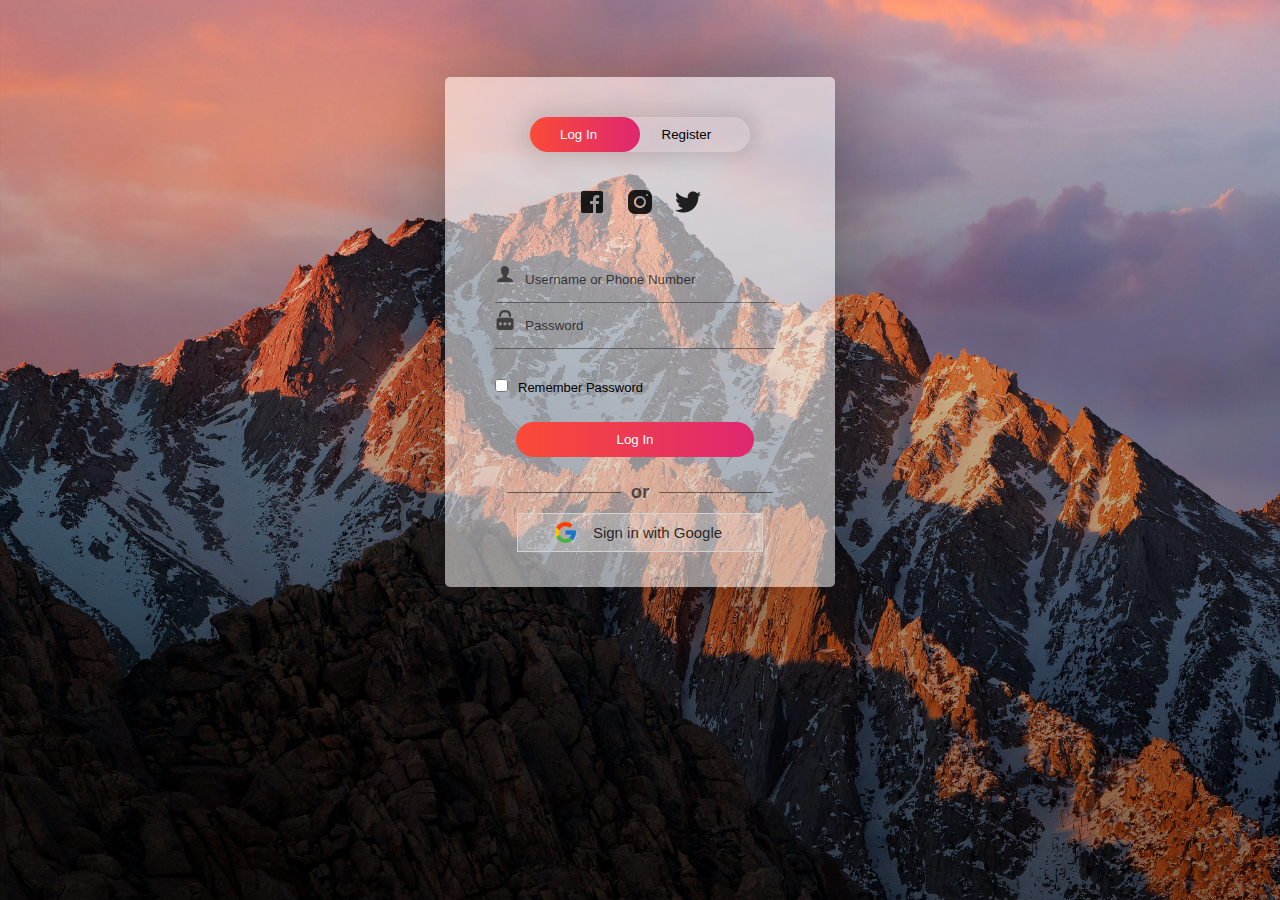
<file: EduCentre[Project]/login.html>
<!DOCTYPE html>
<html>
<head>
	<link rel="shortcut icon" type="png" href="images/icon/favicon.png">
	<title>Login SignUp</title>
	<link rel="stylesheet" type="text/css" href="loginStyle.css">
	<script src="https://ajax.googleapis.com/ajax/libs/jquery/3.4.1/jquery.min.js"></script>

  <!-- It will redirect to the Home Page after submitting the form -->
  <script>
  $(document).ready(function(){
    $("form").submit(function(){
      alert("Great Job !");
    });
  });
  </script>
</head>
<body>
		<div class="form-box">
			<div class="button-box">
				<div id="btn"></div>
				<button type="button" class="toggle-btn" id="log" onclick="login()" style="color: #fff;">Log In</button>
				<button type="button" class="toggle-btn" id="reg" onclick="register()">Register</button>
			</div>
			<div class="social-icons">
				<img src="images/icon/fb2.png">
				<img src="images/icon/insta2.png">
				<img src="images/icon/tt2.png">
			</div>
			
			<!-- Login Form -->
			<form id="login" class="input-group" action="index.html">
				<div class="inp">
					<img src="images/icon/user.png"><input type="text" id="email" class="input-field" placeholder="Username or Phone Number" style="width: 88%; border:none;" required="required">
				</div>
				<div class="inp">
					<img src="images/icon/password.png"><input type="password" id="password" class="input-field" placeholder="Password" style="width: 88%; border: none;" required="required">
				</div>
				<input type="checkbox" class="check-box">Remember Password
				<button type="submit" class="submit-btn">Log In</button>
			</form>


			<div class="other" id="other">
				<div class="instead">
					<h3>or</h3>
				</div>
				<button class="connect" onclick="google()">
					<img src="images/icon/google.png"><span>Sign in with Google</span>
				</button>
			</div>
			
			<!-- Registration Form -->
			<form id="register" class="input-group">
				<input type="text" class="input-field" placeholder="Full Name" required="required">
				<input type="email" class="input-field" placeholder="Email Address" required="required">
				<input type="password" class="input-field" placeholder="Create Password" name="psame" required="required">
				<input type="password" class="input-field" placeholder="Confirm Password" name="psame" required="required">
				<input type="checkbox" class="check-box" id="chkAgree" onclick="goFurther()">I agree to the Terms & Conditions
				<button type="submit" id="btnSubmit" class="submit-btn reg-btn">Register</button>
			</form>
		</div>
		<script type="text/javascript" src="script.js"></script>
</body>
</html>
</file>
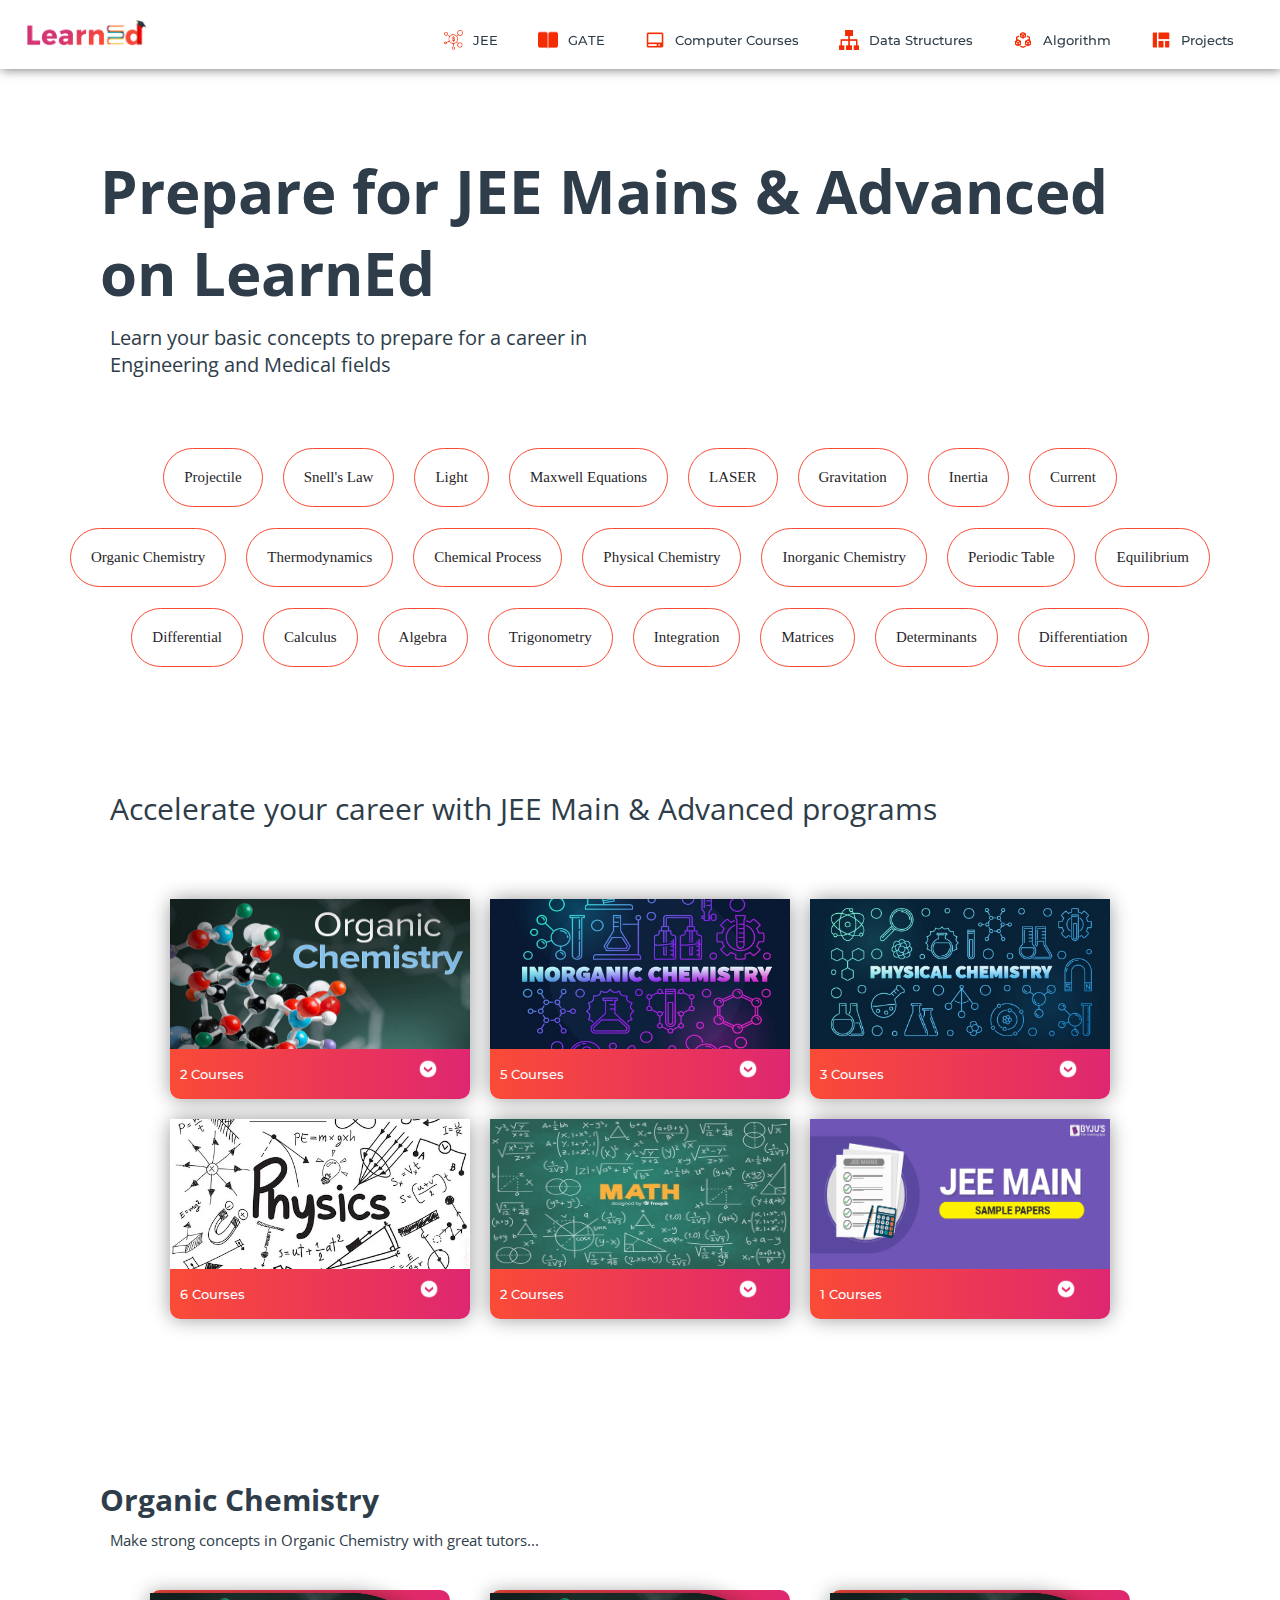
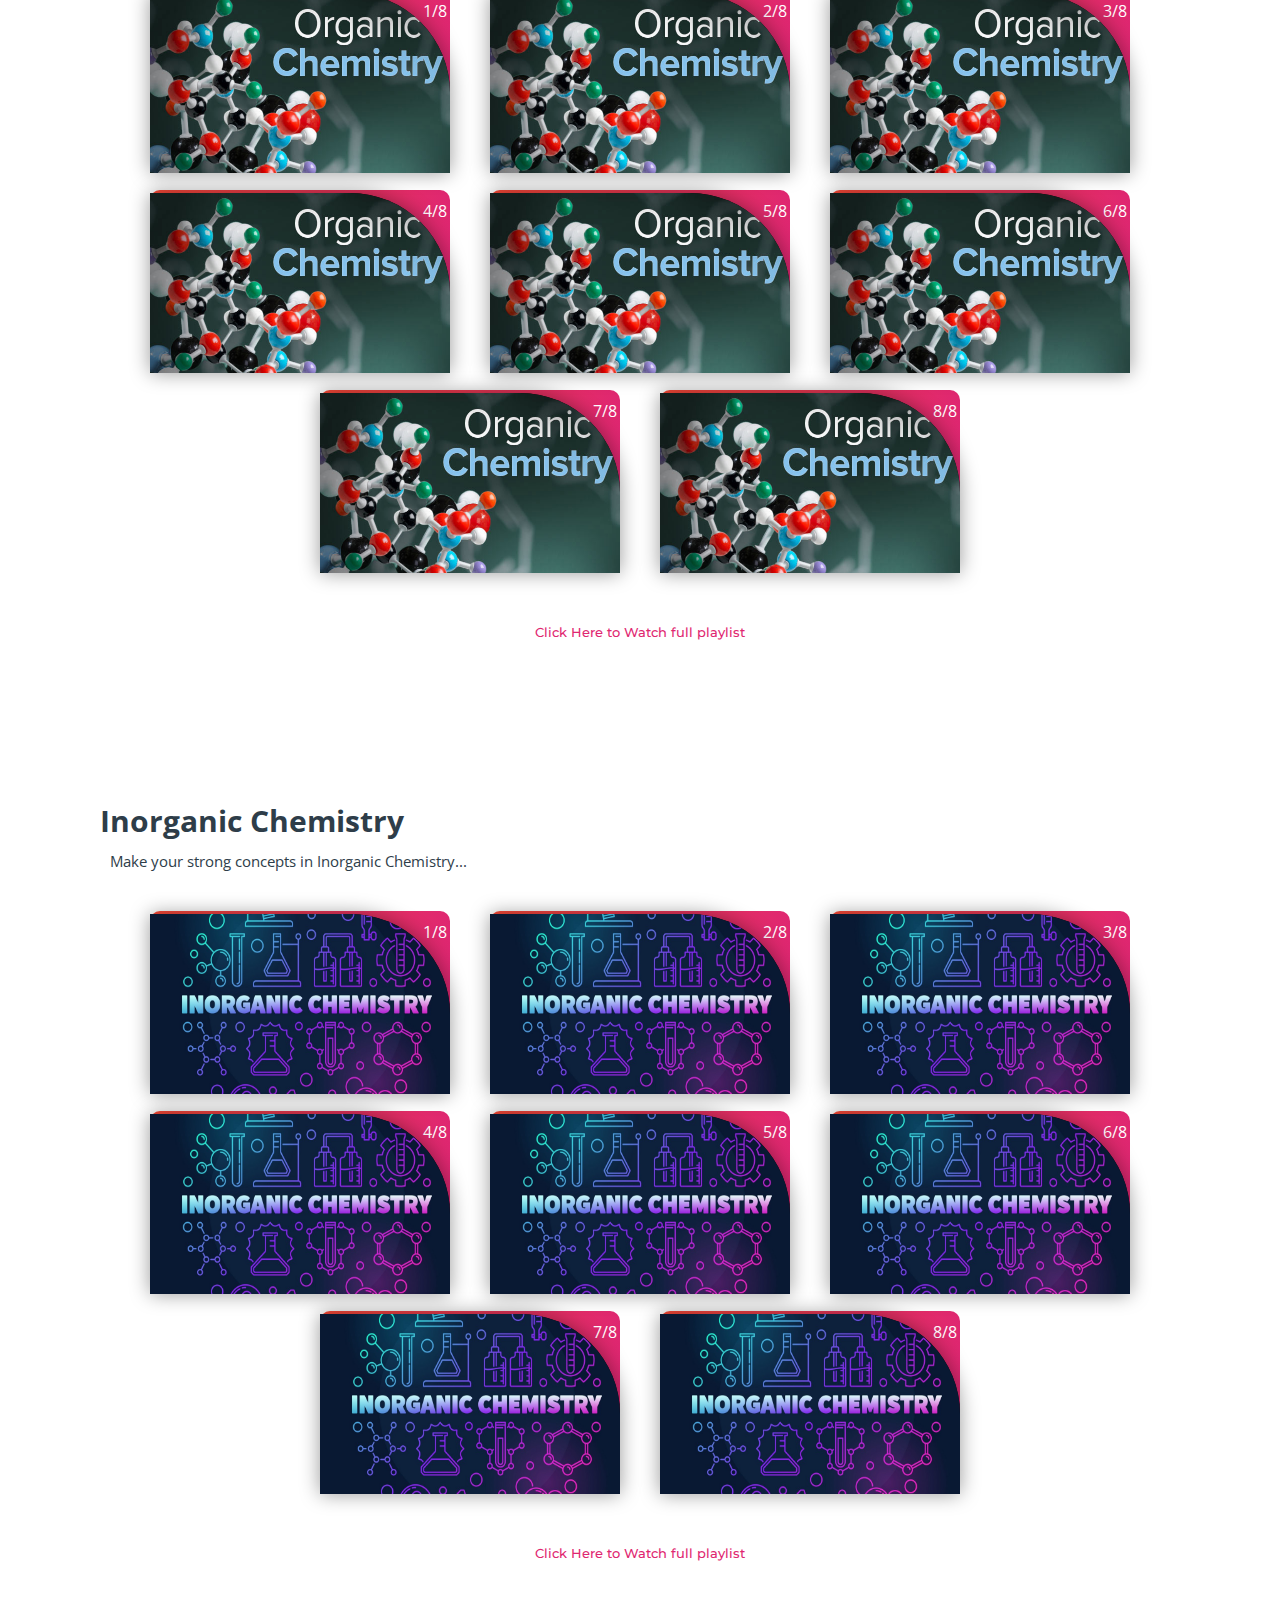
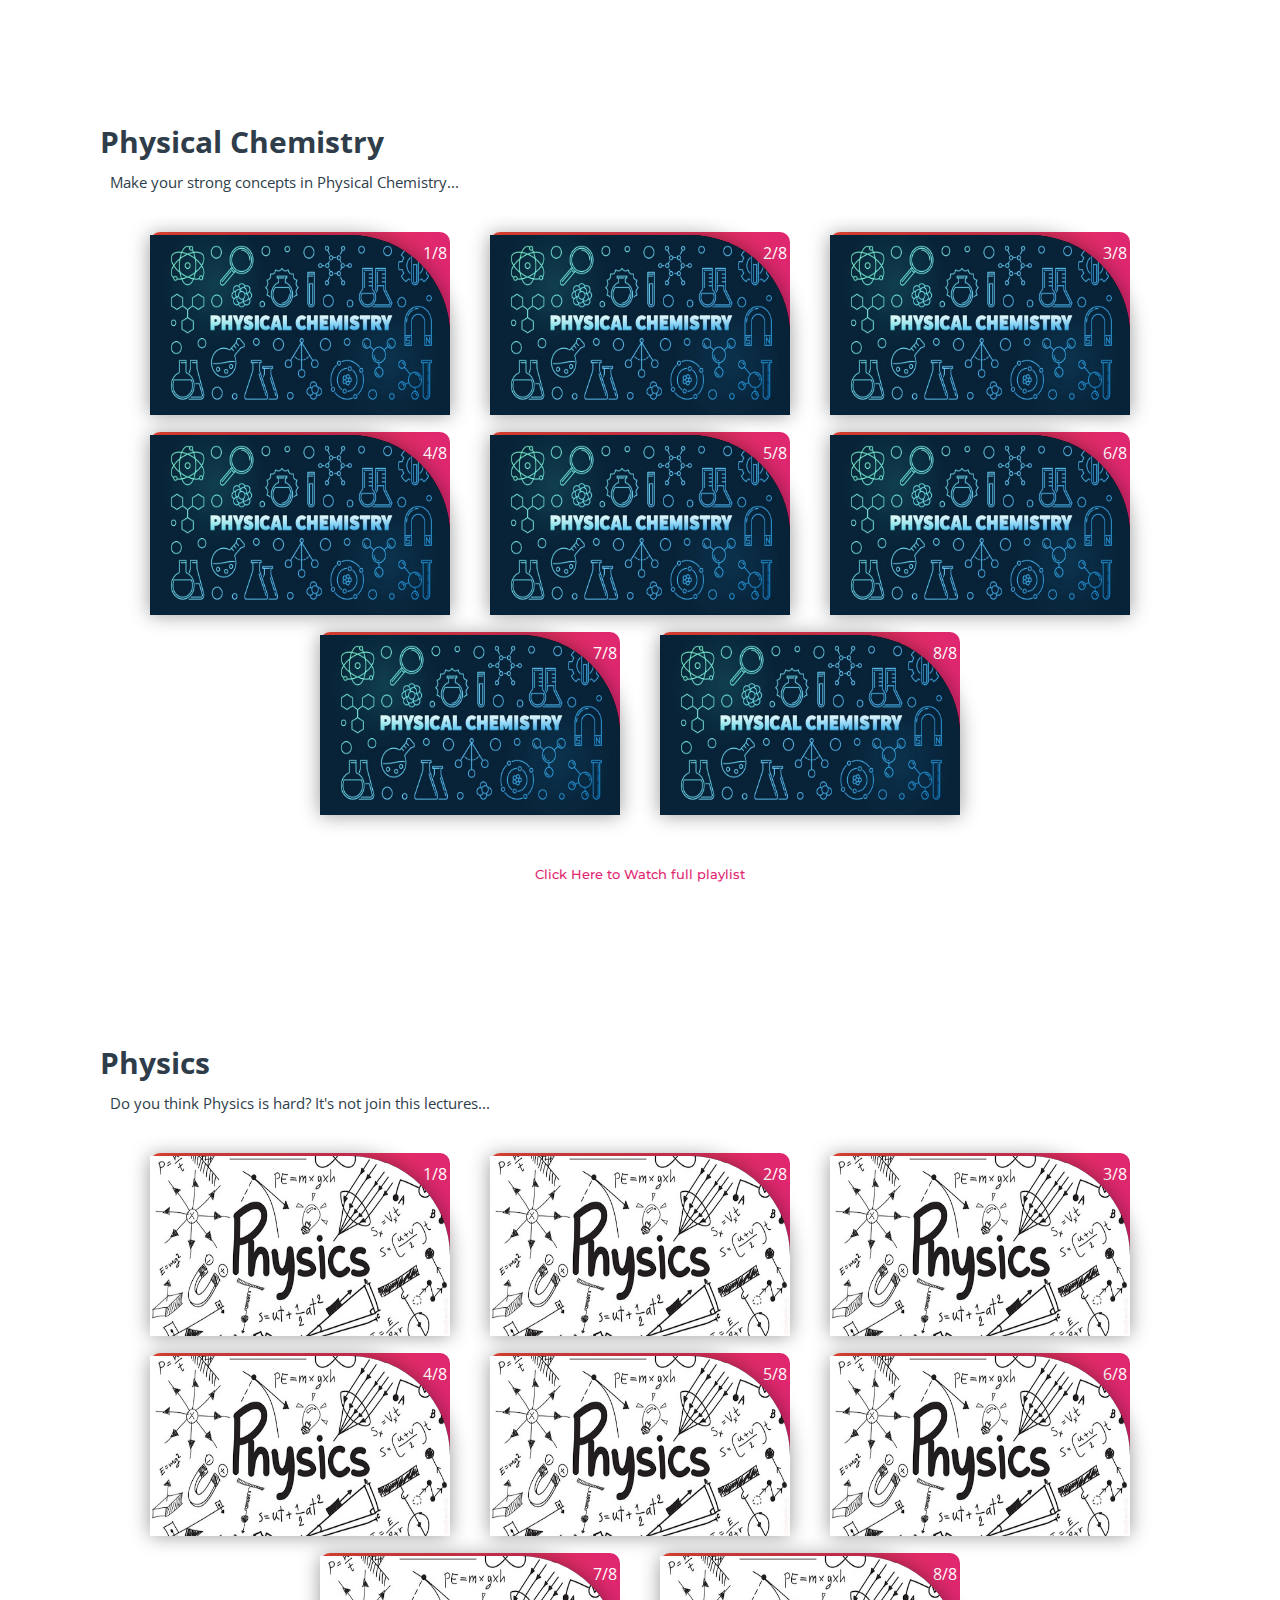
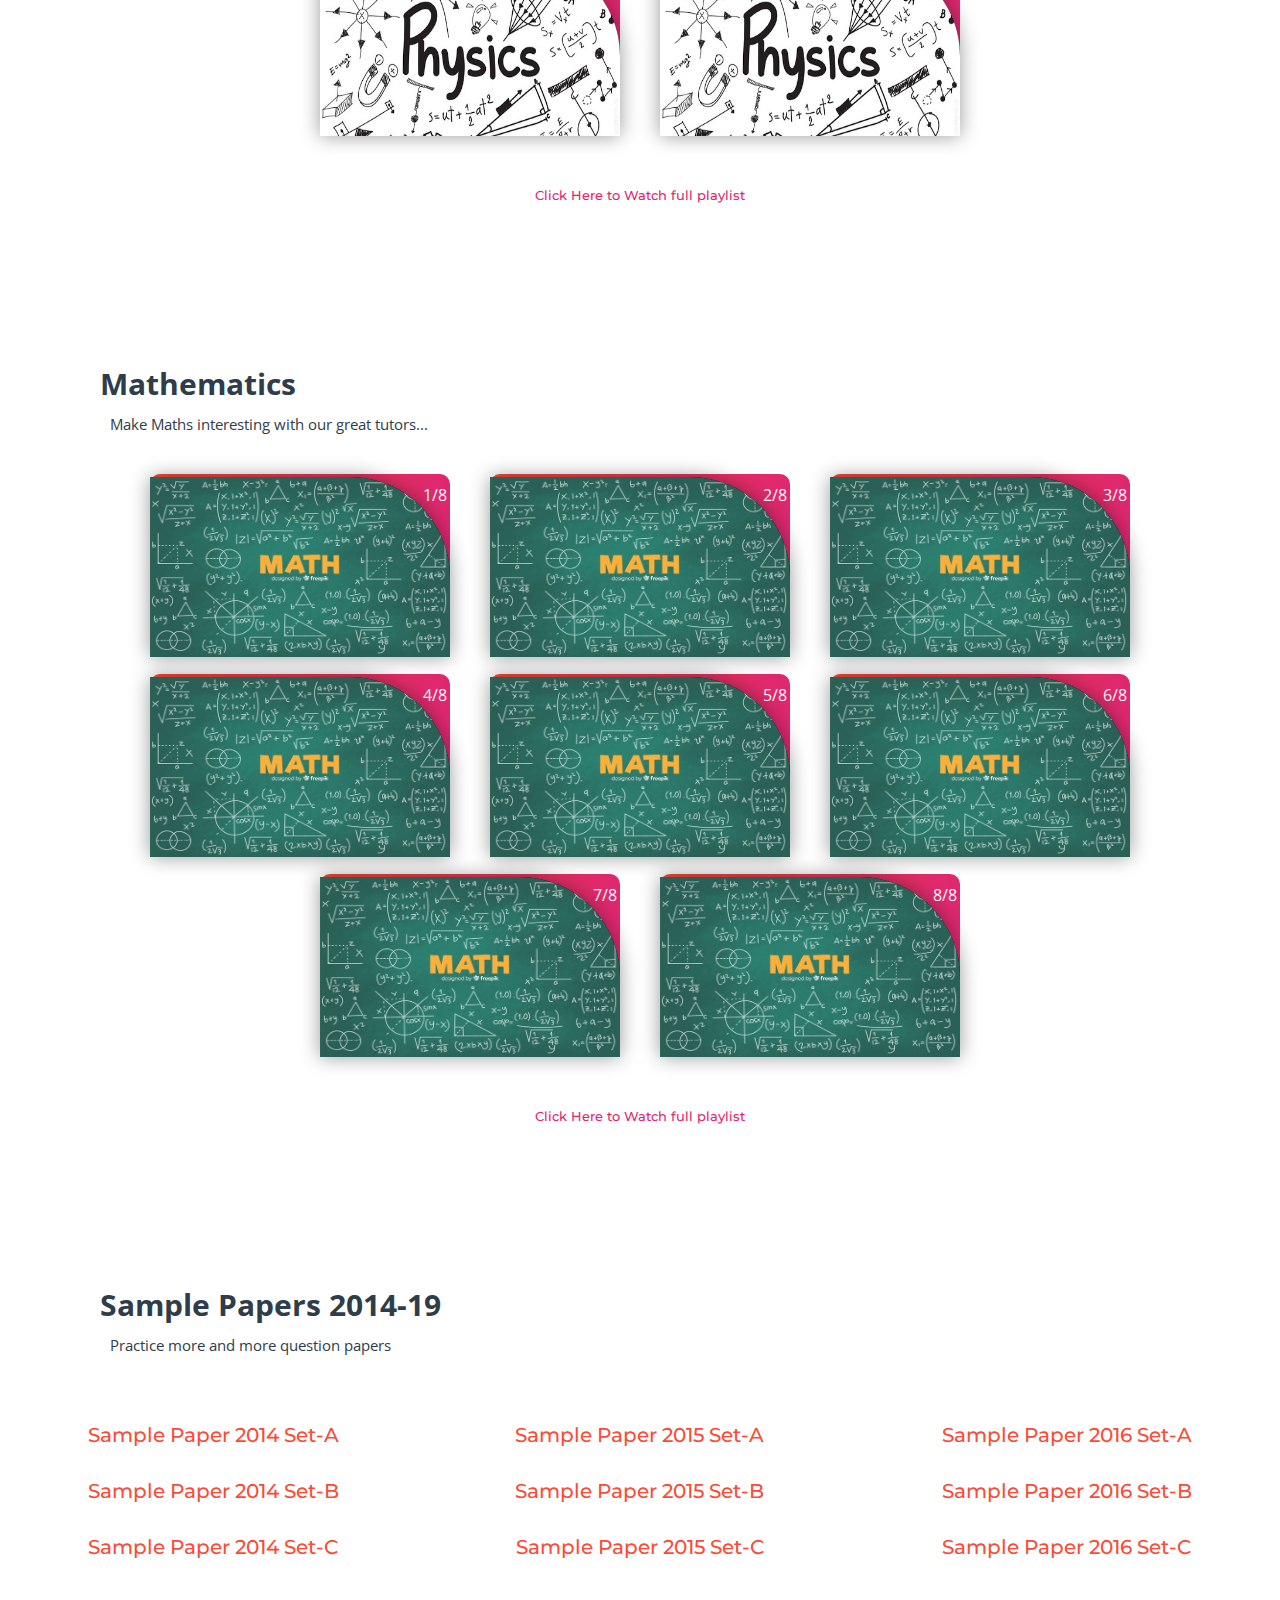
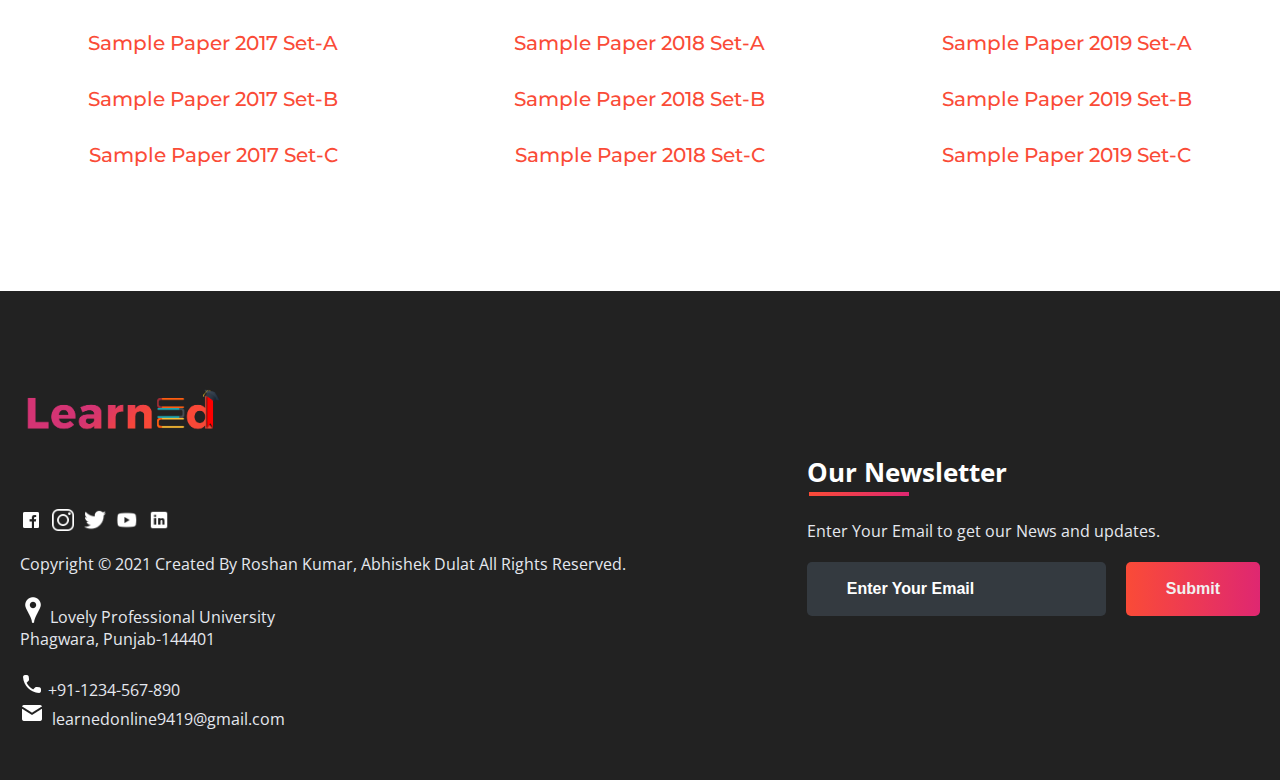
<file: EduCentre[Project]/subjects/jee.html>
<!DOCTYPE html>
<html>
<head>
	<link rel="shortcut icon" type="png" href="../images/icon/favicon.png">
	<title>Prepare for JEE Mains & Advanced</title>
	<link rel="stylesheet" type="text/css" href="subjects.css">
	<script type="text/javascript" src="../script.js"></script>
</head>
<body>

	<!-- NAVIGATION -->
	<header>
		<div class="nav" id="nav">
			<div id="learned-logo">
			<a href="../index.html"><img src="../images/icon/logo.png" style="width: 120px;"></a></div>
			<div class="switch-tab" id="switch-tab" onclick="switchTAB()"><img src="../images/icon/menu.png"></div>
			<ul id="list-switch">
				<li><a href="#"><img src="../images/courses/d1.png" class="icon">JEE</a></li>
				<li><a href="gate.html"><img src="../images/courses/paper.png" class="icon">GATE</a></li>
				<li><a href="computer_courses.html"><img src="../images/courses/computer.png" class="icon">Computer Courses</a></li>
				<li><a href="computer_courses.html#data"><img src="../images/courses/data.png" class="icon">Data Structures</a></li>
				<li><a href="computer_courses.html#algo"><img src="../images/courses/algo.png" class="icon">Algorithm</a></li>
				<li><a href="computer_courses.html#projects"><img src="../images/courses/projects.png" class="icon">Projects</a></li>
			</ul>
			<div class="search" id="search-switch">
				<input type="text" placeholder="Search" class="srch"><button id="srchbtn"><img src="../images/icon/search.png"></button>
			</div>
		</div>
	</header>

	<div class="title">
		<span>Prepare for JEE Mains & Advanced<br>on LearnEd</span>
		<div class="shortdesc">
			<p>Learn your basic concepts to prepare for a career in<br>Engineering and Medical fields</p>
		</div>
	</div>

<!-- Quick Links -->
	<div class="course">
		<div class="cbox">
		<div class="det"><a href="https://en.wikipedia.org/wiki/Projectile" target="_blank">Projectile</a></div>
		<div class="det"><a href="https://en.wikipedia.org/wiki/Snell%27s_law" target="_blank">Snell's Law</a></div>
		<div class="det"><a href="https://en.wikipedia.org/wiki/Light" target="_blank">Light</a></div>
		<div class="det"><a href="https://en.wikipedia.org/wiki/Maxwell%27s_equations" target="_blank">Maxwell Equations</a></div>
		<div class="det"><a href="https://en.wikipedia.org/wiki/Laser" target="_blank">LASER</a></div>
		<div class="det"><a href="https://en.wikipedia.org/wiki/Gravity" target="_blank">Gravitation</a></div>
		<div class="det"><a href="https://en.wikipedia.org/wiki/Inertia" target="_blank">Inertia</a></div>
		<div class="det"><a href="https://en.wikipedia.org/wiki/Current" target="_blank">Current</a></div>
		</div>
		<div class="cbox">
		<div class="det"><a href="#organic">Organic Chemistry</a></div>
		<div class="det"><a href="https://en.wikipedia.org/wiki/Thermodynamics" target="_blank">Thermodynamics</a></div>
		<div class="det"><a href="https://en.wikipedia.org/wiki/Chemical_process" target="_blank">Chemical Process</a></div>
		<div class="det"><a href="#physical">Physical Chemistry</a></div>
		<div class="det"><a href="#inorganic">Inorganic Chemistry</a></div>
		<div class="det"><a href="https://en.wikipedia.org/wiki/Periodic_table" target="_blank">Periodic Table</a></div>
		<div class="det"><a href="https://en.wikipedia.org/wiki/Equilibrium" target="_blank">Equilibrium</a></div>
		</div>
		<div class="cbox">
		<div class="det"><a href="#math">Differential</a></div>
		<div class="det"><a href="#math">Calculus</a></div>
		<div class="det"><a href="#math">Algebra</a></div>
		<div class="det"><a href="#math">Trigonometry</a></div>
		<div class="det"><a href="#math">Integration</a></div>
		<div class="det"><a href="#math">Matrices</a></div>
		<div class="det"><a href="#math">Determinants</a></div>
		<div class="det"><a href="#math">Differentiation</a></div>
		</div>
	</div>

	<div class="inbt">
		Accelerate your career with JEE Main & Advanced programs
	</div>

<!-- COURSES AVAILABLE -->
	<div class="ccard">
	<center>
		<div class="ccardbox">
			<div class="dcard">
				<div class="fpart"><img src="../images/courses/organic.jpg"></div>
				<a href="#organic"><div class="spart">2 Courses <img src="../images/icon/dropdown.png"></div></a>
			</div>
			<div class="dcard">
				<div class="fpart"><img src="../images/courses/inorganic.jpg"></div>
				<a href="#inorganic"><div class="spart">5 Courses <img src="../images/icon/dropdown.png"></div></a>
			</div>
			<div class="dcard">
				<div class="fpart"><img src="../images/courses/physical.jpg"></div>
				<a href="#physical"><div class="spart">3 Courses <img src="../images/icon/dropdown.png"></div></a>
			</div>
		</div>
		<div class="ccardbox">
			<div class="dcard">
				<div class="fpart"><img src="../images/courses/physics.jpg"></div>
				<a href="#physics"><div class="spart">6 Courses <img src="../images/icon/dropdown.png"></div></a>
			</div>
			<div class="dcard">
				<div class="fpart"><img src="../images/courses/math.jpg"></div>
				<a href="#math"><div class="spart">2 Courses <img src="../images/icon/dropdown.png"></div></a>
			</div>
			<div class="dcard">
				<div class="fpart"><img src="../images/courses/paper-download.png"></div>
				<a href="#sample_papers"><div class="spart">1 Courses <img src="../images/icon/dropdown.png"></div></a>
			</div>
		</div>
	</center>
	</div>

<!-- VIDEOS SECTION -->
	<div class="title2" id="organic">
		<span>Organic Chemistry</span>
		<div class="shortdesc2">
			<p>Make strong concepts in Organic Chemistry with great tutors...</p>
		</div>
	</div>
	
	<center>
		<div class="ccardbox2">
			<div class="dcard2"><span class="tag" >1/8</span>
				<div class="fpart2"><img src="../images/courses/organic.jpg">
					<iframe src="https://www.youtube.com/embed/bSMx0NS0XfY" frameborder="0" allow="accelerometer; autoplay; encrypted-media; gyroscope; picture-in-picture" allowfullscreen></iframe>
				</div>
			</div>
			<div class="dcard2"><span class="tag" >2/8</span>
				<div class="fpart2"><img src="../images/courses/organic.jpg">
					<iframe src="https://www.youtube.com/embed/bSMx0NS0XfY" frameborder="0" allow="accelerometer; autoplay; encrypted-media; gyroscope; picture-in-picture" allowfullscreen></iframe>
				</div>
			</div>
			<div class="dcard2"><span class="tag" >3/8</span>
				<div class="fpart2"><img src="../images/courses/organic.jpg">
					<iframe src="https://www.youtube.com/embed/bSMx0NS0XfY" frameborder="0" allow="accelerometer; autoplay; encrypted-media; gyroscope; picture-in-picture" allowfullscreen></iframe>
				</div>
			</div>
			<div class="dcard2"><span class="tag" >4/8</span>
				<div class="fpart2"><img src="../images/courses/organic.jpg">
					<iframe src="https://www.youtube.com/embed/bSMx0NS0XfY" frameborder="0" allow="accelerometer; autoplay; encrypted-media; gyroscope; picture-in-picture" allowfullscreen></iframe>
				</div>
			</div>
		
			<div class="dcard2"><span class="tag" >5/8</span>
				<div class="fpart2"><img src="../images/courses/organic.jpg">
					<iframe src="https://www.youtube.com/embed/bSMx0NS0XfY" frameborder="0" allow="accelerometer; autoplay; encrypted-media; gyroscope; picture-in-picture" allowfullscreen></iframe>
				</div>
			</div>
			<div class="dcard2"><span class="tag" >6/8</span>
				<div class="fpart2"><img src="../images/courses/organic.jpg">
					<iframe src="https://www.youtube.com/embed/bSMx0NS0XfY" frameborder="0" allow="accelerometer; autoplay; encrypted-media; gyroscope; picture-in-picture" allowfullscreen></iframe>
				</div>
			</div>
			<div class="dcard2"><span class="tag" >7/8</span>
				<div class="fpart2"><img src="../images/courses/organic.jpg">
					<iframe src="https://www.youtube.com/embed/bSMx0NS0XfY" frameborder="0" allow="accelerometer; autoplay; encrypted-media; gyroscope; picture-in-picture" allowfullscreen></iframe>
				</div>
			</div>
			<div class="dcard2"><span class="tag" >8/8</span>
				<div class="fpart2"><img src="../images/courses/organic.jpg">
					<iframe src="https://www.youtube.com/embed/bSMx0NS0XfY" frameborder="0" allow="accelerometer; autoplay; encrypted-media; gyroscope; picture-in-picture" allowfullscreen></iframe>
				</div>
			</div>
		</div>
	</center>

<br><br>
	<div class="click-me">
		<a href="https://www.youtube.com/watch?v=bSMx0NS0XfY&list=PL8dPuuaLjXtONguuhLdVmq0HTKS0jksS4" target="_blank">Click Here to Watch full playlist</a>
	</div>

<!-- VIDEOS SECTION -->

	<div class="title2" id="inorganic">
		<span>Inorganic Chemistry</span>
		<div class="shortdesc2">
			<p>Make your strong concepts in Inorganic Chemistry...</p>
		</div>
	</div>
	<center>
		<div class="ccardbox2">
			<div class="dcard2"><span class="tag" >1/8</span>
				<div class="fpart2"><img src="../images/courses/inorganic.jpg">
					<iframe src="https://www.youtube.com/embed/2B8CRyfGLo4" frameborder="0" allow="accelerometer; autoplay; encrypted-media; gyroscope; picture-in-picture" allowfullscreen></iframe>
				</div>
			</div>
			<div class="dcard2"><span class="tag" >2/8</span>
				<div class="fpart2"><img src="../images/courses/inorganic.jpg">
					<iframe src="https://www.youtube.com/embed/2B8CRyfGLo4" frameborder="0" allow="accelerometer; autoplay; encrypted-media; gyroscope; picture-in-picture" allowfullscreen></iframe>
				</div>
			</div>
			<div class="dcard2"><span class="tag" >3/8</span>
				<div class="fpart2"><img src="../images/courses/inorganic.jpg">
					<iframe src="https://www.youtube.com/embed/2B8CRyfGLo4" frameborder="0" allow="accelerometer; autoplay; encrypted-media; gyroscope; picture-in-picture" allowfullscreen></iframe>
				</div>
			</div>
			<div class="dcard2"><span class="tag" >4/8</span>
				<div class="fpart2"><img src="../images/courses/inorganic.jpg">
					<iframe src="https://www.youtube.com/embed/2B8CRyfGLo4" frameborder="0" allow="accelerometer; autoplay; encrypted-media; gyroscope; picture-in-picture" allowfullscreen></iframe>
				</div>
			</div>
		
			<div class="dcard2"><span class="tag" >5/8</span>
				<div class="fpart2"><img src="../images/courses/inorganic.jpg">
					<iframe src="https://www.youtube.com/embed/2B8CRyfGLo4" frameborder="0" allow="accelerometer; autoplay; encrypted-media; gyroscope; picture-in-picture" allowfullscreen></iframe>
				</div>
			</div>
			<div class="dcard2"><span class="tag" >6/8</span>
				<div class="fpart2"><img src="../images/courses/inorganic.jpg">
					<iframe src="https://www.youtube.com/embed/2B8CRyfGLo4" frameborder="0" allow="accelerometer; autoplay; encrypted-media; gyroscope; picture-in-picture" allowfullscreen></iframe>
				</div>
			</div>
			<div class="dcard2"><span class="tag" >7/8</span>
				<div class="fpart2"><img src="../images/courses/inorganic.jpg">
					<iframe src="https://www.youtube.com/embed/2B8CRyfGLo4" frameborder="0" allow="accelerometer; autoplay; encrypted-media; gyroscope; picture-in-picture" allowfullscreen></iframe>
				</div>
			</div>
			<div class="dcard2"><span class="tag" >8/8</span>
				<div class="fpart2"><img src="../images/courses/inorganic.jpg">
					<iframe src="https://www.youtube.com/embed/Iuo9PpGE04Y" frameborder="0" allow="accelerometer; autoplay; encrypted-media; gyroscope; picture-in-picture" allowfullscreen></iframe>
				</div>
			</div>
		</div>
	</center>
<br><br>
	<div class="click-me">
		<a href="https://www.youtube.com/watch?v=2B8CRyfGLo4" target="_blank">Click Here to Watch full playlist</a>
	</div>

<!-- VIDEOS SECTION -->

	<div class="title2" id="physical">
		<span>Physical Chemistry</span>
		<div class="shortdesc2">
			<p>Make your strong concepts in Physical Chemistry...</p>
		</div>
	</div>
	<center>
		<div class="ccardbox2">
			<div class="dcard2"><span class="tag" >1/8</span>
				<div class="fpart2"><img src="../images/courses/physical.jpg">
					<iframe src="https://www.youtube.com/embed/2y4cf47I21A" frameborder="0" allow="accelerometer; autoplay; encrypted-media; gyroscope; picture-in-picture" allowfullscreen></iframe>
				</div>
			</div>
			<div class="dcard2"><span class="tag" >2/8</span>
				<div class="fpart2"><img src="../images/courses/physical.jpg">
					<iframe src="https://www.youtube.com/embed/2y4cf47I21A" frameborder="0" allow="accelerometer; autoplay; encrypted-media; gyroscope; picture-in-picture" allowfullscreen></iframe>
				</div>
			</div>
			<div class="dcard2"><span class="tag" >3/8</span>
				<div class="fpart2"><img src="../images/courses/physical.jpg">
					<iframe src="https://www.youtube.com/embed/2y4cf47I21A" frameborder="0" allow="accelerometer; autoplay; encrypted-media; gyroscope; picture-in-picture" allowfullscreen></iframe>
				</div>
			</div>
			<div class="dcard2"><span class="tag" >4/8</span>
				<div class="fpart2"><img src="../images/courses/physical.jpg">
					<iframe src="https://www.youtube.com/embed/2y4cf47I21A" frameborder="0" allow="accelerometer; autoplay; encrypted-media; gyroscope; picture-in-picture" allowfullscreen></iframe>
				</div>
			</div>
		
			<div class="dcard2"><span class="tag" >5/8</span>
				<div class="fpart2"><img src="../images/courses/physical.jpg">
					<iframe src="https://www.youtube.com/embed/2y4cf47I21A" frameborder="0" allow="accelerometer; autoplay; encrypted-media; gyroscope; picture-in-picture" allowfullscreen></iframe>
				</div>
			</div>
			<div class="dcard2"><span class="tag" >6/8</span>
				<div class="fpart2"><img src="../images/courses/physical.jpg">
					<iframe src="https://www.youtube.com/embed/2y4cf47I21A" frameborder="0" allow="accelerometer; autoplay; encrypted-media; gyroscope; picture-in-picture" allowfullscreen></iframe>
				</div>
			</div>
			<div class="dcard2"><span class="tag" >7/8</span>
				<div class="fpart2"><img src="../images/courses/physical.jpg">
					<iframe src="https://www.youtube.com/embed/2y4cf47I21A" frameborder="0" allow="accelerometer; autoplay; encrypted-media; gyroscope; picture-in-picture" allowfullscreen></iframe>
				</div>
			</div>
			<div class="dcard2"><span class="tag" >8/8</span>
				<div class="fpart2"><img src="../images/courses/physical.jpg">
					<iframe src="https://www.youtube.com/embed/2y4cf47I21A" frameborder="0" allow="accelerometer; autoplay; encrypted-media; gyroscope; picture-in-picture" allowfullscreen></iframe>
				</div>
			</div>
		</div>
	</center>
<br><br>
	<div class="click-me">
		<a href="https://youtu.be/2y4cf47I21A" target="_blank">Click Here to Watch full playlist</a>
	</div>


<!-- VIDEOS SECTION -->

	<div class="title2" id="physics">
		<span>Physics</span>
		<div class="shortdesc2">
			<p>Do you think Physics is hard? It's not join this lectures...</p>
		</div>
	</div>
	<center>
		<div class="ccardbox2">
			<div class="dcard2"><span class="tag" >1/8</span>
				<div class="fpart2"><img src="../images/courses/physics.jpg">
					<iframe src="https://www.youtube.com/embed/FYE0YYuAyu0" frameborder="0" allow="accelerometer; autoplay; encrypted-media; gyroscope; picture-in-picture" allowfullscreen></iframe>
				</div>
			</div>
			<div class="dcard2"><span class="tag" >2/8</span>
				<div class="fpart2"><img src="../images/courses/physics.jpg">
					<iframe src="https://www.youtube.com/embed/FYE0YYuAyu0" frameborder="0" allow="accelerometer; autoplay; encrypted-media; gyroscope; picture-in-picture" allowfullscreen></iframe>
				</div>
			</div>
			<div class="dcard2"><span class="tag" >3/8</span>
				<div class="fpart2"><img src="../images/courses/physics.jpg">
					<iframe src="https://www.youtube.com/embed/FYE0YYuAyu0" frameborder="0" allow="accelerometer; autoplay; encrypted-media; gyroscope; picture-in-picture" allowfullscreen></iframe>
				</div>
			</div>
			<div class="dcard2"><span class="tag" >4/8</span>
				<div class="fpart2"><img src="../images/courses/physics.jpg">
					<iframe src="https://www.youtube.com/embed/FYE0YYuAyu0" frameborder="0" allow="accelerometer; autoplay; encrypted-media; gyroscope; picture-in-picture" allowfullscreen></iframe>
				</div>
			</div>
		
			<div class="dcard2"><span class="tag" >5/8</span>
				<div class="fpart2"><img src="../images/courses/physics.jpg">
					<iframe src="https://www.youtube.com/embed/FYE0YYuAyu0" frameborder="0" allow="accelerometer; autoplay; encrypted-media; gyroscope; picture-in-picture" allowfullscreen></iframe>
				</div>
			</div>
			<div class="dcard2"><span class="tag" >6/8</span>
				<div class="fpart2"><img src="../images/courses/physics.jpg">
					<iframe src="https://www.youtube.com/embed/FYE0YYuAyu0" frameborder="0" allow="accelerometer; autoplay; encrypted-media; gyroscope; picture-in-picture" allowfullscreen></iframe>
				</div>
			</div>
			<div class="dcard2"><span class="tag" >7/8</span>
				<div class="fpart2"><img src="../images/courses/physics.jpg">
					<iframe src="https://www.youtube.com/embed/FYE0YYuAyu0" frameborder="0" allow="accelerometer; autoplay; encrypted-media; gyroscope; picture-in-picture" allowfullscreen></iframe>
				</div>
			</div>
			<div class="dcard2"><span class="tag" >8/8</span>
				<div class="fpart2"><img src="../images/courses/physics.jpg">
					<iframe src="https://www.youtube.com/embed/FYE0YYuAyu0" frameborder="0" allow="accelerometer; autoplay; encrypted-media; gyroscope; picture-in-picture" allowfullscreen></iframe>
				</div>
			</div>
		</div>
	</center>
<br><br>
	<div class="click-me">
		<a href="https://youtu.be/FYE0YYuAyu0" target="_blank">Click Here to Watch full playlist</a>
	</div>

<!-- VIDEOS SECTION -->

	<div class="title2" id="math">
		<span>Mathematics</span>
		<div class="shortdesc2">
			<p>Make Maths interesting with our great tutors...</p>
		</div>
	</div>
	<center>
		<div class="ccardbox2">
			<div class="dcard2"><span class="tag" >1/8</span>
				<div class="fpart2"><img src="../images/courses/math.jpg">
					<iframe src="https://www.youtube.com/embed/xxGyTHWrHZg" frameborder="0" allow="accelerometer; autoplay; encrypted-media; gyroscope; picture-in-picture" allowfullscreen></iframe>
				</div>
			</div>
			<div class="dcard2"><span class="tag" >2/8</span>
				<div class="fpart2"><img src="../images/courses/math.jpg">
					<iframe src="https://www.youtube.com/embed/xxGyTHWrHZg" frameborder="0" allow="accelerometer; autoplay; encrypted-media; gyroscope; picture-in-picture" allowfullscreen></iframe>
				</div>
			</div>
			<div class="dcard2"><span class="tag" >3/8</span>
				<div class="fpart2"><img src="../images/courses/math.jpg">
					<iframe src="https://www.youtube.com/embed/xxGyTHWrHZg" frameborder="0" allow="accelerometer; autoplay; encrypted-media; gyroscope; picture-in-picture" allowfullscreen></iframe>
				</div>
			</div>
			<div class="dcard2"><span class="tag" >4/8</span>
				<div class="fpart2"><img src="../images/courses/math.jpg">
					<iframe src="https://www.youtube.com/embed/xxGyTHWrHZg" frameborder="0" allow="accelerometer; autoplay; encrypted-media; gyroscope; picture-in-picture" allowfullscreen></iframe>
				</div>
			</div>
		
			<div class="dcard2"><span class="tag" >5/8</span>
				<div class="fpart2"><img src="../images/courses/math.jpg">
					<iframe src="https://www.youtube.com/embed/xxGyTHWrHZg" frameborder="0" allow="accelerometer; autoplay; encrypted-media; gyroscope; picture-in-picture" allowfullscreen></iframe>
				</div>
			</div>
			<div class="dcard2"><span class="tag" >6/8</span>
				<div class="fpart2"><img src="../images/courses/math.jpg">
					<iframe src="https://www.youtube.com/embed/xxGyTHWrHZg" frameborder="0" allow="accelerometer; autoplay; encrypted-media; gyroscope; picture-in-picture" allowfullscreen></iframe>
				</div>
			</div>
			<div class="dcard2"><span class="tag" >7/8</span>
				<div class="fpart2"><img src="../images/courses/math.jpg">
					<iframe src="https://www.youtube.com/embed/xxGyTHWrHZg" frameborder="0" allow="accelerometer; autoplay; encrypted-media; gyroscope; picture-in-picture" allowfullscreen></iframe>
				</div>
			</div>
			<div class="dcard2"><span class="tag" >8/8</span>
				<div class="fpart2"><img src="../images/courses/math.jpg">
					<iframe src="https://www.youtube.com/embed/xxGyTHWrHZg" frameborder="0" allow="accelerometer; autoplay; encrypted-media; gyroscope; picture-in-picture" allowfullscreen></iframe>
				</div>
			</div>
		</div>
	</center>

<br><br>
	<div class="click-me">
		<a href="https://youtu.be/xxGyTHWrHZg" target="_blank">Click Here to Watch full playlist</a>
	</div>


<!-- SAMPLE PAPERS -->
	<div class="title2" id="sample_papers">
		<span>Sample Papers 2014-19</span>
		<div class="shortdesc2">
			<p>Practice more and more question papers</p>
		</div>
	</div>

	<div class="sample">
		<ul>
			<li><a href="../samplePapers/p1.pdf" target="_blank">Sample Paper 2014 Set-A</a></li>
			<li><a href="../samplePapers/p1.pdf" target="_blank">Sample Paper 2014 Set-B</a></li>
			<li><a href="../samplePapers/p1.pdf" target="_blank">Sample Paper 2014 Set-C</a></li>
		</ul>
		<ul>
			<li><a href="../samplePapers/p1.pdf" target="_blank">Sample Paper 2015 Set-A</a></li>
			<li><a href="../samplePapers/p1.pdf" target="_blank">Sample Paper 2015 Set-B</a></li>
			<li><a href="../samplePapers/p1.pdf" target="_blank">Sample Paper 2015 Set-C</a></li>
		</ul>
		<ul>
			<li><a href="../samplePapers/p1.pdf" target="_blank">Sample Paper 2016 Set-A</a></li>
			<li><a href="../samplePapers/p1.pdf" target="_blank">Sample Paper 2016 Set-B</a></li>
			<li><a href="../samplePapers/p1.pdf" target="_blank">Sample Paper 2016 Set-C</a></li>
		</ul>
	</div>
	<div class="sample lastSample">
		<ul>
			<li><a href="../samplePapers/p1.pdf" target="_blank">Sample Paper 2017 Set-A</a></li>
			<li><a href="../samplePapers/p1.pdf" target="_blank">Sample Paper 2017 Set-B</a></li>
			<li><a href="../samplePapers/p1.pdf" target="_blank">Sample Paper 2017 Set-C</a></li>
		</ul>
		<ul>
			<li><a href="../samplePapers/p1.pdf" target="_blank">Sample Paper 2018 Set-A</a></li>
			<li><a href="../samplePapers/p1.pdf" target="_blank">Sample Paper 2018 Set-B</a></li>
			<li><a href="../samplePapers/p1.pdf" target="_blank">Sample Paper 2018 Set-C</a></li>
		</ul>
		<ul>
			<li><a href="../samplePapers/p1.pdf" target="_blank">Sample Paper 2019 Set-A</a></li>
			<li><a href="../samplePapers/p1.pdf" target="_blank">Sample Paper 2019 Set-B</a></li>
			<li><a href="../samplePapers/p1.pdf" target="_blank">Sample Paper 2019 Set-C</a></li>
		</ul>
	</div>

<!-- FOOTER -->
<footer>
	<div class="footer-container">
		<div class="left-col">
			<img src="../images/icon/logo - Copy.png" style="width: 200px;">
			<div class="logo"></div>
			<div class="social-media">
				<a href="#"><img src="../images/icon\fb.png"></a>
				<a href="#"><img src="../images/icon\insta.png"></a>
				<a href="#"><img src="../images/icon\tt.png"></a>
				<a href="#"><img src="../images/icon\ytube.png"></a>
				<a href="#"><img src="../images/icon\linkedin.png"></a>
			</div><br><br>
			<p class="rights-text">Copyright © 2021 Created By Roshan Kumar, Abhishek Dulat All Rights Reserved.</p>
			<br><p><img src="../images/icon/location.png"> Lovely Professional University<br>Phagwara, Punjab-144401</p><br>
			<p><img src="../images/icon/phone.png"> +91-1234-567-890<br><img src="../images/icon/mail.png">&nbsp; learnedonline9419@gmail.com</p>
		</div>
		<div class="right-col">
			<h1 style="color: #fff">Our Newsletter</h1>
			<div class="border"></div><br>
			<p>Enter Your Email to get our News and updates.</p>
			<form class="newsletter-form">
				<input class="txtb" type="email" placeholder="Enter Your Email">
				<input class="btn" type="submit" value="Submit">
			</form>
		</div>
	</div>
</footer>

</body>
</html>
</file>
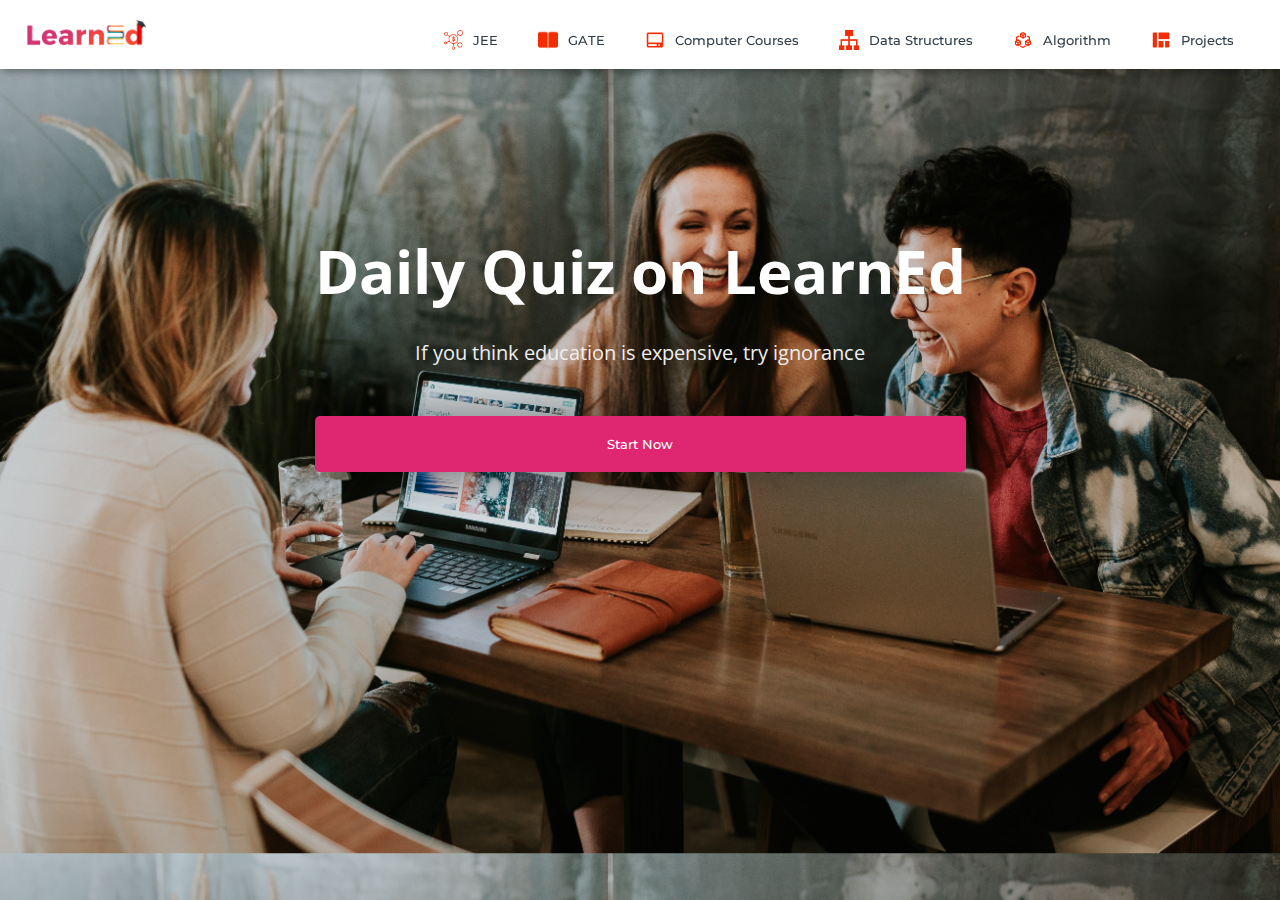
<file: EduCentre[Project]/subjects/quiz.html>
<!DOCTYPE html>
<html>
<head>
	<link rel="shortcut icon" type="png" href="../images/icon/favicon.png">
	<title>Quiz on LearnEd</title>
	<link rel="stylesheet" type="text/css" href="quizStyle.css">
	<script type="text/javascript" src="../script.js"></script>
</head>
<body>
	
<!-- NAVIGATION -->
	<header>
		<div class="nav" id="nav">
			<div id="learned-logo">
			<a href="../index.html"><img src="../images/icon/logo.png" style="width: 120px;"></a></div>
			<div class="switch-tab" id="switch-tab" onclick="switchTAB()"><img src="../images/icon/menu.png"></div>
			<ul id="list-switch">
				<li><a href="jee.html"><img src="../images/courses/d1.png" class="icon">JEE</a></li>
				<li><a href="gate.html"><img src="../images/courses/paper.png" class="icon">GATE</a></li>
				<li><a href="computer_courses.html"><img src="../images/courses/computer.png" class="icon">Computer Courses</a></li>
				<li><a href="computer_courses.html#data"><img src="../images/courses/data.png" class="icon">Data Structures</a></li>
				<li><a href="computer_courses.html#algo"><img src="../images/courses/algo.png" class="icon">Algorithm</a></li>
				<li><a href="computer_courses.html#projects"><img src="../images/courses/projects.png" class="icon">Projects</a></li>
			</ul>
			<div class="search" id="search-switch">
				<input type="search" placeholder="Search" class="srch"><button id="srchbtn"><img src="../images/icon/search.png"></button>
			</div>
		</div>
	</header>
	

<!-- MAIN Heading of Page -->
	<div class="title" id="title">
		<span>Daily Quiz on LearnEd</span>
		<div class="shortdesc"><br>
			<p>If you think education is expensive, try ignorance</p>
		</div>
		<button onclick="startquiz()">Start Now</button>
	</div>


<div class="panel" id="panel">
	
	<div class="left-side" id="left">
		<ul>
			<li onclick="quizt(1)">HOME</li>
			<li onclick="quizt(2)">JEE Mains</li>
			<li onclick="quizt(3)">JEE Advanced</li>
			<li onclick="quizt(4)">GATE</li>
			<li onclick="quizt(5)">C/C++</li>
			<li onclick="quizt(6)">Java</li>
			<li onclick="quizt(7)">Python</li>
			<li onclick="quizt(8)">JavaScript</li>
			<li onclick="quizt(9)">Data Structures</li>
			<li onclick="quizt(10)">Algorithm</li>
			<li onclick="quizt(11)">Interview Questions</li>
		</ul>
	</div>

	<div class="right-side" id="right">
		<div id="quiz-container">
			
			<div id="f1"><div class="quiz-frame main-frame"></div></div>

			<div id="f2"><iframe class="quiz-frame" src="https://docs.google.com/forms/d/e/1FAIpQLSe3hXLPuiQGqj1n3IeeAzM8YLNpgJIIk_zfteoEdWka4X3wxQ/viewform?embedded=true" frameborder="0" marginheight="0" marginwidth="0">Loading…</iframe></div>
			
			<div id="f3"><iframe class="quiz-frame" src="https://docs.google.com/forms/d/e/1FAIpQLSeVTLsd_AqZGpbIMnZRm20OKrjjiYSirWBjfCHpWtAsMQU--g/viewform?embedded=true" frameborder="0" marginheight="0" marginwidth="0">Loading…</iframe></div>
			
			<div id="f4"><iframe class="quiz-frame" src="https://docs.google.com/forms/d/e/1FAIpQLSdjSKZhQp5jqqR34zD_uWMtgXr18F9pdK6YqcafLSP6J7VZjw/viewform?embedded=true" frameborder="0" marginheight="0" marginwidth="0">Loading…</iframe></div>

			<div id="f5"><iframe class="quiz-frame" src="https://docs.google.com/forms/d/e/1FAIpQLSe1xs1-41MAbLN7KkXrJwtGdbl5ydxe_vX_nmFRjf6c0wtYkA/viewform?embedded=true"  frameborder="0" marginheight="0" marginwidth="0">Loading…</iframe></iframe></div>
			
			<div id="f6"><iframe class="quiz-frame" src="https://docs.google.com/forms/d/e/1FAIpQLSdHFDm_BakVxro_zJI78OF2OLJpXgDzzaAVMHD9hptWlXBSpA/viewform?embedded=true" frameborder="0" marginheight="0" marginwidth="0">Loading…</iframe></div>
			
			<div id="f7"><iframe class="quiz-frame" src="https://docs.google.com/forms/d/e/1FAIpQLSdgD7yFEJtqpkImDiLAaQ7w9VcsO688gr1V3Gl7FqwM5yXtWQ/viewform?embedded=true" frameborder="0" marginheight="0" marginwidth="0">Loading…</iframe></div>

			<div id="f8"><iframe class="quiz-frame" src="https://docs.google.com/forms/d/e/1FAIpQLSchDBnai_Aup7YFJQegg4z-qoB338p010VgZRxBYDT17xoRew/viewform?embedded=true" frameborder="0" marginheight="0" marginwidth="0">Loading…</iframe></div>

			<div id="f9"><iframe class="quiz-frame" src="https://docs.google.com/forms/d/e/1FAIpQLSfY5oIAz4R9Ty-LBpx7h4th6OJ0-RkrxIlLslRV4NjwwW8_uw/viewform?embedded=true" frameborder="0" marginheight="0" marginwidth="0">Loading…</iframe></div>
			
			<div id="f10"><iframe class="quiz-frame" src="https://docs.google.com/forms/d/e/1FAIpQLSflwS89sG7H98J9vFgFqJgsKaZ5gpq3yUlOiW3up7RQQ-qRnw/viewform?embedded=true" frameborder="0" marginheight="0" marginwidth="0">Loading…</iframe></div>

			<div id="f11"><iframe class="quiz-frame" src="https://docs.google.com/forms/d/e/1FAIpQLSe_aS8-CMNFdUzI1UE73zahC2bmMwJkmB6FJXPIeKbLIBqB4Q/viewform?embedded=true" frameborder="0" marginheiclass="quiz-frame" ght="0" marginwidth="0">Loading…</iframe></div>

		</div>
	</div>

</div>

	<script type="text/javascript" src="../script.js"></script>
</body>
</html>
</file>
<file: EduCentre[Project]/loginStyle.css>
* {
	margin: 0;
	padding: 0;
	font-family: sans-serif;
}

body {
	background-image: linear-gradient(rgba(0,0,0,0),rgba(0,0,0,0.5)),url("images/extra/backwallpaper.jpg");
	background-size: cover;
	background-attachment: fixed;
	display: flex;
	justify-content: center;
}
.logo {
	display: flex;
	justify-content: center;
}
.logo img {
	width: 100px;
}
.form-box
{
	width: 380px;
	height: 500px;
	position: relative;
	margin: 6% auto;
	background: #fff8;
	padding: 5px;
	border-radius: 5px;
	overflow: hidden;
	box-shadow: 0px 0px 100px rgba(0,0,0,0.4);
}

.button-box
{
	width: 220px;
	margin: 35px auto;
	position: relative;
	box-shadow: 0 0 20px 9px rgba(0,0,0,.1);
	border-radius: 30px;
}

.toggle-btn
{
	padding: 10px 30px;
	cursor: pointer;
	background: transparent;
	position: relative;
	border: 0;
	outline: none;
}

#btn
{
	top: 0;
	left: 0;
	position: absolute;
	width: 110px;
	height: 100%;
	background: linear-gradient(to right, #FA4B37, #DF2771);
	border-radius: 30px;
	transition: 0.5s;
}
.social-icons
{
	margin: 30px auto;
	text-align: center;
}
.social-icons img
{
	width: 30px;
	margin: 0 7px;
	cursor: pointer;
	opacity: 0.85;
}

.input-group
{
	top: 180px;
	position: absolute;
	width: 280px;
	transition: .5s;
	font-size: 13px;
	color: #010101;
}
.inp {
	border-bottom: 1px solid rgba(0,0,0,0.4);
	justify-content: center;
}
.inp img{
	width: 20px;
	padding-right: 10px;
}
.input-field
{
	width: 100%;
	padding: 10px 0;
	margin: 5px 0;
	border-left: 0;
	border-right: 0;
	border-top: 0;
	border-bottom: 1px solid rgba(0,0,0,0.4);
	outline: none;
	background: transparent;
	color: rgba(0,0,0);
}
::placeholder { /* Chrome, Firefox, Opera, Safari 10.1+ */
	color: rgba(0,0,0,0.7);
	/*opacity: 1;  Firefox */
}
#register .input-field {
	color: rgba(0,0,0,0.8);
}
.submit-btn
{
	width: 85%;
	padding: 10px 30px;
	cursor: pointer;
	display: block;
	margin: auto;
	background: linear-gradient(to right, #FA4B37, #DF2771);
	color: #fff;
	border: 0;
	outline: none;
	border-radius: 30px;
}

.reg-btn {
	background: lightgray;
}
.check-box
{
	cursor: pointer;
	margin: 30px 10px 30px 0;
}

.instead {
	margin-top: 10px;
}
.instead h3 {
    overflow: hidden;
    text-align: center;
    color: rgba(0,0,0,0.6);
}
.instead h3:before,
.instead h3:after {
    background-color: rgba(0,0,0,0.5);
    content: "";
    display: inline-block;
    height: 1px;
    position: relative;
    vertical-align: middle;
    width: 50%;
}
.instead h3:before {
    right: 0.5em;
    margin-left: -50%;
}
.instead h3:after {
    left: 0.5em;
    margin-right: -50%;
}
span
{
	color: rgba(0,0,0,0.8);
	font-size: 12px;
}

#login
{
	left: 50px;
}
#register
{
	left: 450px;
}

.other {
	display: grid;
	justify-content: center;
	margin-top: 250px;
}

.connect {
	display: flex;
	margin: 10px;
	padding: 0px 30px;
	align-items: center;
	text-align: center;
	justify-content: center;
	border: 1px solid lightgray;
	cursor: pointer;
	outline: none;
	/*border-radius: 10px;*/
	background: #fff3;
}
.connect:hover {
	background: #fff8;
}
.connect img {
	padding: 5px;
	width: 25px;
}
.connect span {
	padding: 10px;
	font-size: 15px;
}
</file>
<file: EduCentre[Project]/subjects/subjects.css>
@import url('https://fonts.googleapis.com/css?family=Montserrat:500&display=swap');
@import url('https://fonts.googleapis.com/css?family=Dancing+Script&display=swap');
@import url('https://fonts.googleapis.com/css?family=Open+Sans&display=swap');

* {
	box-sizing: border-box;
	margin: 0;
	padding: 0;
}
html {
	scroll-behavior: smooth;
}
body {
	background: #FFF;
	font-family: 'Open Sans', sans-serif;
}

/*SCROLLBAR Styling*/
::-webkit-scrollbar {
  width: 5px;
}
::-webkit-scrollbar-thumb {
  background: #FA4B37;
  border-radius: 5px;
}
::-webkit-scrollbar-thumb:hover {
  background: #DF2771; 
}

/*NAVIGATION BAR*/
.nav
{
	width: 100%;
	background-color: #fff;
	display: flex;
	flex-wrap: wrap;
	justify-content: space-between;
	align-items: center;
	padding: 20px 2%;
	position: fixed;
	top: 0px;
	z-index: 10;
	box-shadow: 1px 1px 10px rgba(0,0,0,0.5);
}

.nav li, a, button
{
	float: left;
	font-family: "Montserrat", sans-serif;
	font-weight: 500;
	font-size: 13px;
	color: #2E3D49;
	display: block;
	text-decoration: none;
	text-align: center;
}

.nav ul li img {
	width: 20px;
	margin-right: 10px;
	transform: translateY(5px);
	padding-top: 5px;
}

.nav ul li 
{
	list-style: none;
	display: inline-block;
	padding: 0px 20px;
}

.nav ul li a
{
	transition: all 0.3s ease 0s;
}

.nav ul li a:hover
{
	color: #FA4B37;
}

.nav button
{
	padding: 9px 25px;
	background: linear-gradient(to right, #FA4B37, #DF2771);
	color: #fff;
	border: none;
	border-radius: 5px;
	cursor: pointer;
	outline: none;
	transition: all 0.3s ease 0s;
}
#srchbtn {
	padding: 9px 20px;
}
#srchbtn img {
	width: 15px;
	filter: brightness(100);
}
.nav button:hover
{
	opacity: .9;
}
.nav .search
{
	float: right;
}
.nav .search .srch
{
	font-size: 13px;
	width: 300px;
	border: none;
	outline: none;
	border-bottom: 2px solid #FA4B37;
	padding: 9px;
}
.nav .search button
{
	margin-right: 5px;
	float: right;
	margin-left: 10px;
}
.nav .switch-tab {
	cursor: pointer;
	visibility: hidden;
}
.nav .switch-tab img {
	width: 20px;
}
.nav .check-box {
	cursor: pointer;
	visibility: hidden;
}

/*TITLE*/
.title {
	margin-top: 150px;
	margin-left: 100px;
}
.title span{
	font-weight: 700;
	font-family: 'Open Sans', sans-serif;
	font-size: 60px;
	color: #2E3D49;
}
.title .shortdesc {
	padding: 10px;
	font-family: 'Open Sans', sans-serif;
	font-size: 20px;
	color: #2E3D49;
	margin-bottom: 50px;
}

/*Quick Links*/
.course {
	display: grid;
	justify-content: center;
}

.cbox {
	display: inline-flex;
	flex-wrap: wrap;
	justify-content: center;
}
.cbox .det {
	height: 60px;
	margin: 10px;
	background: #fff;
	cursor: pointer;
	border-radius: 50px;
}
.cbox .det a{
	justify-content: space-around;
	width: 100%;
	padding: 20px;
	border-radius: 50px;
	border: 1px solid #FA4B37;
	font-size: 15px;
	color: #272529;
	font-family: cursive;
	text-decoration: none;
}

.cbox .det a:hover{
	background: linear-gradient(to right, #FA4B37, #DF2771);
	color: white;
}

.inbt {
	padding: 10px;
	font-family: 'Open Sans', sans-serif;
	font-size: 30px;
	color: #2E3D49;
	margin: 100px;
	margin-bottom: 50px;
}

/*COURSES AVAILABLE*/
.ccard {
	display: flex;
	flex-wrap: wrap;
	justify-content: center;
	align-items: center;
}
.ccardbox {
	display: flex;
	flex-wrap: wrap;
	justify-content: center;
}

.dcard {
	margin: 10px;
	width: 300px;
	height: 200px;
	background: linear-gradient(to right, #FA4B37, #DF2771);
	border-radius: 10px;
	box-shadow: 0 0 20px rgba(0,0,0,0.4);
}

.dcard .fpart {
	width: inherit;
	height: 150px;
	color: #000;
	text-align: left;
	overflow: hidden;
}
.dcard .fpart img {
	width: 100%;
	height: 100%;
}

.dcard .spart {
	padding: 10px;
	padding-right: 0px;
	color: #fff;
	text-align: left;
	cursor: pointer;
}
.dcard .spart img {
	width: 20px;
	margin-left: 170px;
	cursor: pointer;
	/* transform: rotate(180deg); */
}

.dcard:hover .fpart img{
	transition: .8s ease;
	transform: scale(1.2);
}

/*Small Titles for  Topics*/
.title2 {
	position: relative;
	padding-top: 150px;
	margin-left: 100px;
}
.title2 span{
	font-weight: 700;
	font-family: 'Open Sans', sans-serif;
	font-size: 30px;
	color: #2E3D49;
}
.title2 .shortdesc2 {
	padding: 10px;
	font-family: 'Open Sans', sans-serif;
	font-size: 15px;
	color: #2E3D49;
	margin-bottom: 10px;
}

/*Videos Section*/
.ccardbox2 {
	display: flex;
	justify-content: center;
	flex-wrap: wrap;
}

.dcard2 {
	margin: 20px;
	width: 300px;
	height: 160px;
	background: linear-gradient(to right, #FA4B37, #DF2771);
	border-radius: 10px;
}
.dcard2:hover .fpart2 img {
	display: none;
}
.dcard2 .fpart2 { 
	width: inherit;
	height: 180px;
	background: #000;
	color: #000;
	text-align: left;
	border-top-right-radius: 100px;
	transform: translateY(-19px);
	box-shadow: 0 0 20px rgba(0,0,0,0.4);
	overflow: hidden;
}
.dcard2 .tag {
	position: relative;
	margin-left: 270px;
	top: 10px;
	color: #fff;
}
.dcard2 .fpart2 img {
	width: 100%;
	height: 100%;
}
.fpart2 iframe {
	height: inherit;
	width: inherit;
}

/*Watch Full Playlist*/
.click-me {
	justify-content: center;
	display: flex;
}
.click-me a {
	color: #DF2771;
	text-decoration: none;
	transition-duration: .5s;
	padding: 10px;
}
.click-me a:hover {
	background: #DF2771;
	color: #fff;
}

/*PROJECTS*/
.project-panel {
	/*background: #000;*/
	display: flex;
	flex-wrap: wrap;
	align-items: center;
	justify-content: center;
}
.project-card {
	width: 250px;
	/*height: 220px;*/
	background: #fff;
	margin-right: 10px;
	margin-bottom: 10px;
	border-radius: 5px;
	cursor: pointer;
	box-shadow: 2px 2px 10px rgba(0,0,0,0.3);
}
.project-card img {
	width: inherit;
	/*height: 140px;*/
}
.project-card:hover {
	transform: scale(1.2);
	transition: .5s ease;
}
.project-card:hover .download a{
	visibility: visible;
}
.project-card .info {
	padding: 10px;
}
.project-card .info h4 {
	color: #2E3D49;
}
.project-card .info p {
	font-size: 12px;
}
.download {
	margin-top: 10px;
	display: flex;
	justify-content: center;
}
.download a{
	padding: 5px 10px;
	color: #DF2771;
	font-size: .8em;
	visibility: hidden;
}
.download:hover a{
	transition: .5s ease;
	background: #DF2771;
	color: #fff;
}


/*Sample Papers*/

.sample {
	display: flex;
	align-items: center;
	flex-wrap: wrap;
	justify-content: space-around;
}
.lastSample {
	margin-bottom: 100px;
}
.sample ul {
	margin: 20px;
}

.sample ul li{
	padding: 28px;
	list-style: none;
}

.sample ul li a {
	color: #FA4B37;
	width: 300px;
	font-size: 20px;
}

/*Footer*/

footer {
	color: #E5E8EF;
	background: #000D;
	padding: 50px 0; 
}

footer .footer-container {
	max-width: 1300px;
	margin: auto;
	padding: 0 20px;
	display: flex;
	justify-content: space-between;
	align-items: center;
	flex-wrap: wrap-reverse;
}

footer .social-media img{
	width: 22px;
}

footer .logo {
	width: 180px;
	color: #fff;
	font-family: 'Montserrat', cursive;
}
footer .social-media{
	margin: 20px 0;
}

footer .social-media a{
	color: #001a21;
	margin-right: 10px;
	font-size: 22px;
	text-decoration: none;
}

footer .right-col h1{
	font-size: 26px;
}
footer .border{
	width: 100px;
	height: 4px;
	background: linear-gradient(to right, #FA4B37, #DF2771);
	margin: 2px;
}

footer .newsletter-form {
	display: flex;
	justify-content: center;
	align-items: center;
	flex-wrap: wrap;
}
footer input::placeholder {
  color: white !important;
}
footer .txtb {
	flex: 1;
	padding: 18px 40px;
	font-size: 16px;
	background: #343A40;
	border: none;
	font-weight: 700;
	outline: none;
	border-radius: 5px;
	min-width: 260px;
	margin-top: 20px;
	color: white;
}

footer .btn {
	margin-top: 20px;
	padding: 18px 40px;
	font-size: 16px;
	color: #f1f1f1;
	background: linear-gradient(to right, #FA4B37, #DF2771);
	border: none;
	font-weight: 700;
	outline: none;
	border-radius: 5px;
	margin-left: 20px;
	cursor: pointer;
	transition: opacity .3s linear;	
}

footer .btn:hover {
	opacity: .7;
}


/*For Responsive Website*/
@media screen and (max-width: 960px) {
	.footer-container {
		max-width: 600px;
	}
	.right-col {
		width: 100%;
		margin-bottom: 60px;
	}
	.left-col {
		width: 100%;
		text-align: center;
	}
	.social-media {
		display: flex;
		justify-content: center;
	}
}

@media screen and (max-width: 700px) {
	footer .btn{
		margin: 0;
		width: 100%;
		margin-top: 20px;
	}
}
@media screen and (max-width: 1366px) {
	.search {
		display: none;
		margin-bottom: 10px;
	}
}

@media screen and (max-width: 1000px) {
	.nav ul, .nav .search {
		display: none;
	}
	.nav #learned-logo {
		transition: 1s ease;
		margin-left: 40%;
		transform: scale(1.5);
	}
	.nav ul li{
		width: 100%;
		margin-bottom: 5px;
	}
	.nav .switch-tab {
		visibility: visible;
	}
	.nav .check-box {
		visibility: visible;
	}
	.search {
		visibility: visible;
		margin: 30px;
		margin-top: 0px;
	}
}
</file>
<file: EduCentre[Project]/subjects/quizStyle.css>
@import url('https://fonts.googleapis.com/css?family=Montserrat:500&display=swap');
@import url('https://fonts.googleapis.com/css?family=Dancing+Script&display=swap');
@import url('https://fonts.googleapis.com/css?family=Open+Sans&display=swap');

* {
	box-sizing: border-box;
	margin: 0;
	padding: 0;
}
html {
	scroll-behavior: smooth;
}
body {
	background: url(../images/extra/b1.jpg);
	background-size: cover;
	font-family: 'Open Sans', sans-serif;
}

/*Styling SCROLLBAR*/
::-webkit-scrollbar {
  width: 5px;
}
::-webkit-scrollbar-thumb {
  background: #FA4B37;
  border-radius: 5px;
}
::-webkit-scrollbar-thumb:hover {
  background: #DF2771; 
}

/*NAVIGATION BAR*/
.nav
{
	width: 100%;
	background-color: #fff;
	display: flex;
	flex-wrap: wrap;
	justify-content: space-between;
	align-items: center;
	padding: 20px 2%;
	position: fixed;
	top: 0px;
	z-index: 10;
	box-shadow: 1px 1px 10px rgba(0,0,0,0.5);
}

.nav li, a, button
{
	float: left;
	font-family: "Montserrat", sans-serif;
	font-weight: 500;
	font-size: 13px;
	color: #2E3D49;
	display: block;
	text-decoration: none;
	text-align: center;
}

.nav ul li img {
	width: 20px;
	margin-right: 10px;
	transform: translateY(5px);
	padding-top: 5px;
}

.nav ul li 
{
	list-style: none;
	display: inline-block;
	padding: 0px 20px;
}

.nav ul li a
{
	transition: all 0.3s ease 0s;
}

.nav ul li a:hover
{
	color: #FA4B37;
}

.nav button
{
	padding: 9px 25px;
	background: linear-gradient(to right, #FA4B37, #DF2771);
	color: #fff;
	border: none;
	border-radius: 5px;
	cursor: pointer;
	outline: none;
	transition: all 0.3s ease 0s;
}
#srchbtn {
	padding: 9px 20px;
}
#srchbtn img {
	width: 15px;
	filter: brightness(100);
}

.nav button:hover
{
	opacity: .9;
}
.nav .search
{
	float: right;
}
.nav .search .srch
{
	font-size: 13px;
	width: 300px;
	border: none;
	outline: none;
	border-bottom: 2px solid #FA4B37;
	padding: 9px;
}

.nav .search button
{
	margin-right: 5px;
	float: right;
	margin-left: 10px;
}
.nav .switch-tab {
	cursor: pointer;
	visibility: hidden;
}
.nav .switch-tab img {
	width: 20px;
}
.nav .check-box {
	cursor: pointer;
	visibility: hidden;
}

/*TITLE*/
.title {
	margin-top: 18%;
	display: grid;
	justify-content: center;
	align-items: center;
}
.title span{
	font-weight: 700;
	font-family: 'Open Sans', sans-serif;
	font-size: 60px;
	/*color: #2E3D49;*/
	color: #fff;
}
.title .shortdesc {
	font-family: 'Open Sans', sans-serif;
	font-size: 20px;
	color: #efefef;
	margin-bottom: 50px;
	text-align: center;
	/*display: none;*/
}

.title button {
	padding: 20px 2%;
	border: none;
	border-radius: 5px;
	color: #fff;
	background: #DF2771;
	outline: none;
	cursor: pointer;
	box-shadow: 0 0 50px rgba(0,0,0,0.5);
}
.title button:hover {
	box-shadow: 0 0 10px rgba(0,0,0,0.3);
}

/*PANEL*/
.panel {
	display: none;
	width: 100%;
	height: 100vh;
	position: fixed;
}
/*Different Topics Container*/
.left-side {
	background: #FFF;
	height: 100%;
	width: 25%;
	display: flex;
	justify-content: center;
	box-shadow: inset 0 0 20px rgba(0,0,0,0.7),
					0 0 30px rgba(0,0,0,0.5);
}

/*Google Form Container*/
.right-side {
	background: #fff;
	height: 100%;
	width: 75%;
}
.left-side ul {
	margin: 50px;
	margin-top: 150px;
}
.left-side li {
	list-style-type: none;
	cursor: pointer;
	color: #FA4B37;
	font-weight: 700;
	font-size: 1.2em;
	margin-bottom: 20px;
}
.left-side li:hover {
	color: #000;
	font-size: 1.5em;
	font-weight: 900;
	transition: .3s ease-in-out;
}

#quiz-container {
	margin-top: 80px;
	width: 100%;
	height: 100%;
}

.quiz-frame {
	width: 100%;
	height: 95vh;
	border: none;
}
.main-frame {
	background: url(../images/extra/quiz.jpg);
	background-size: cover;
	background-position: center;
}
.main-frame p {
	font-size: 5em;
	font-weight: 900;
	color: #2E3D49;
}


/*For Responsive Website*/
@media screen and (max-width: 1366px) {
	.search {
		display: none;
		margin-bottom: 10px;
	}
}

@media screen and (max-width: 1000px) {
	.nav ul, .nav .search {
		display: none;
	}
	.nav #learned-logo {
		transition: 1s ease;
		margin-left: 40%;
		transform: scale(1.5);
	}
	.nav ul li{
		width: 100%;
		margin-bottom: 5px;
	}
	.nav .switch-tab {
		visibility: visible;
	}
	.nav .check-box {
		visibility: visible;
	}
	.search {
		visibility: visible;
		margin: 30px;
		margin-top: 0px;
	}
}
</file>
